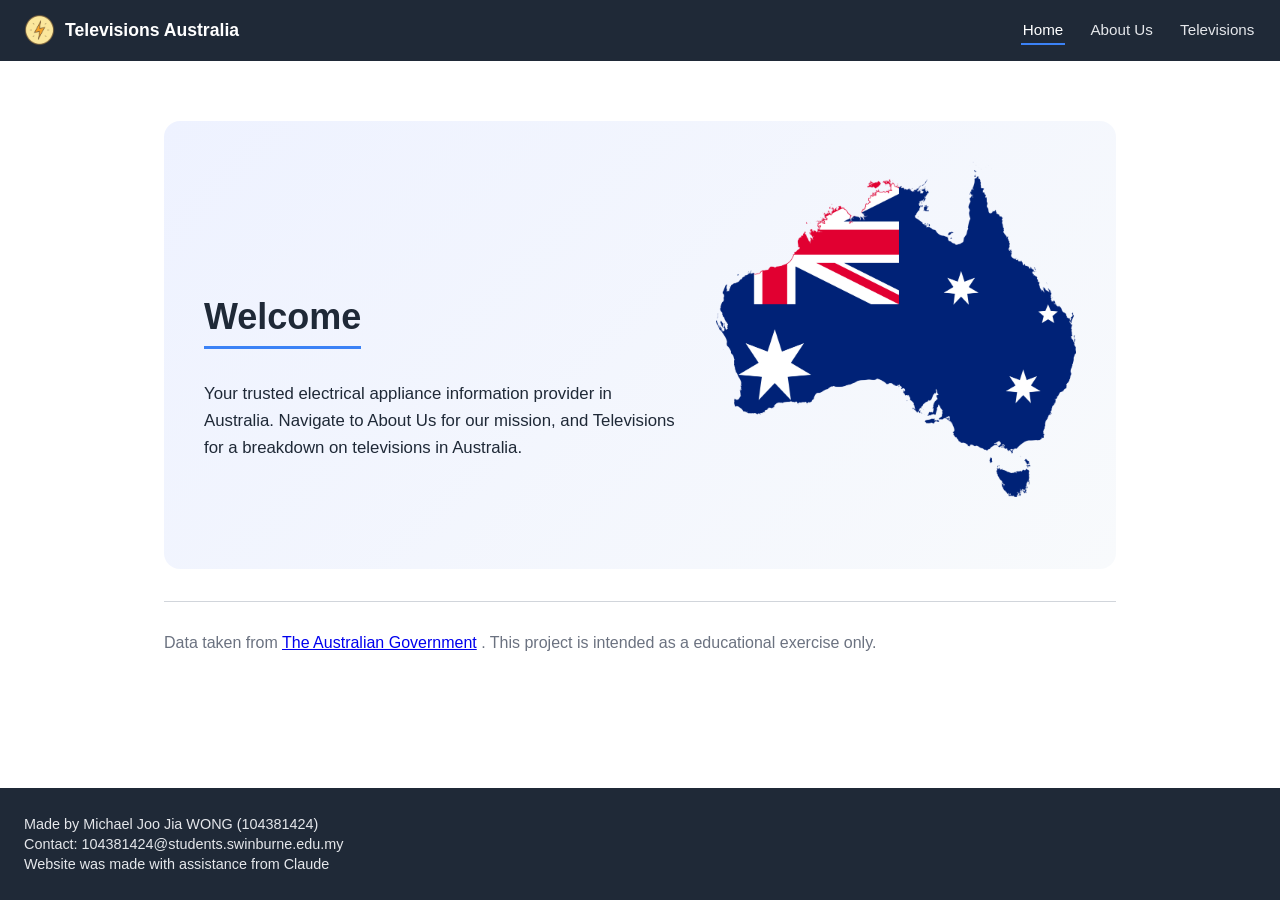
<file: index.html>
<!DOCTYPE html>
<html lang="en">

<head>
  <meta charset="UTF-8" />
  <meta name="viewport" content="width=device-width, initial-scale=1.0" />
  <title>Home</title>
  <link rel="icon" type="image/png" href="images/logo.png" />
  <link rel="stylesheet" href="css/style.css" />


</head>

<body>
  <div id="navbar"></div>

  <main>
    <section class="hero">

      <div class="intro-text">
        <h1>Welcome</h1>
        <svg width="300" height="150"></svg>
        <p>Your trusted electrical appliance information provider in Australia. Navigate to About Us for our mission,
          and Televisions for a breakdown on televisions in Australia.</p>
      </div>
      <div class="intro-graphic">
        <!-- Replace with your Australia graphic, e.g. images/australia.png -->
        <img src="images/australia.png" alt="Graphic of Australia" title="Graphic of Australia" />
      </div>

      <!-- …your existing content… -->
      <!-- NEW: Container for T04-3 chart -->
      <div class="responsive-svg-container"></div>
    </section>

    <hr class="intro-divider" />

    <p class="intro-flavour">Data taken from
      <a
        href=https://data.gov.au/data/dataset/energy-rating-for-household-appliances/resource/93a615e5-935e-4713-a4b0-379e3f6dedc9>The
        Australian Government</a>
      . This project is intended as a educational exercise only.
    </p>
  </main>

  <div id="footer"></div>

  <script src="js/nav.js"></script>
  <script src="js/footer.js"></script>
  <!-- D3 library -->
  <script src="https://d3js.org/d3.v7.min.js"></script>
  <!-- Old js files (disable while doing T04-4) -->
  <!-- <script src="js/energy-d3.js"></script> -->
  <!-- <script src="js/t04-3-bars.js"></script> -->
  <!-- NEW: T04-4 loader -->
  <script src="js/t04-4-load.js"></script>
  <!-- <script src="js/t04-5-bars.js"></script>   -->
  <!-- <script src="js/t04-6-scaled.js"></script>  -->
  <script src="js/t04-7-bars.js"></script>  
  
</body>

</html>
</file>
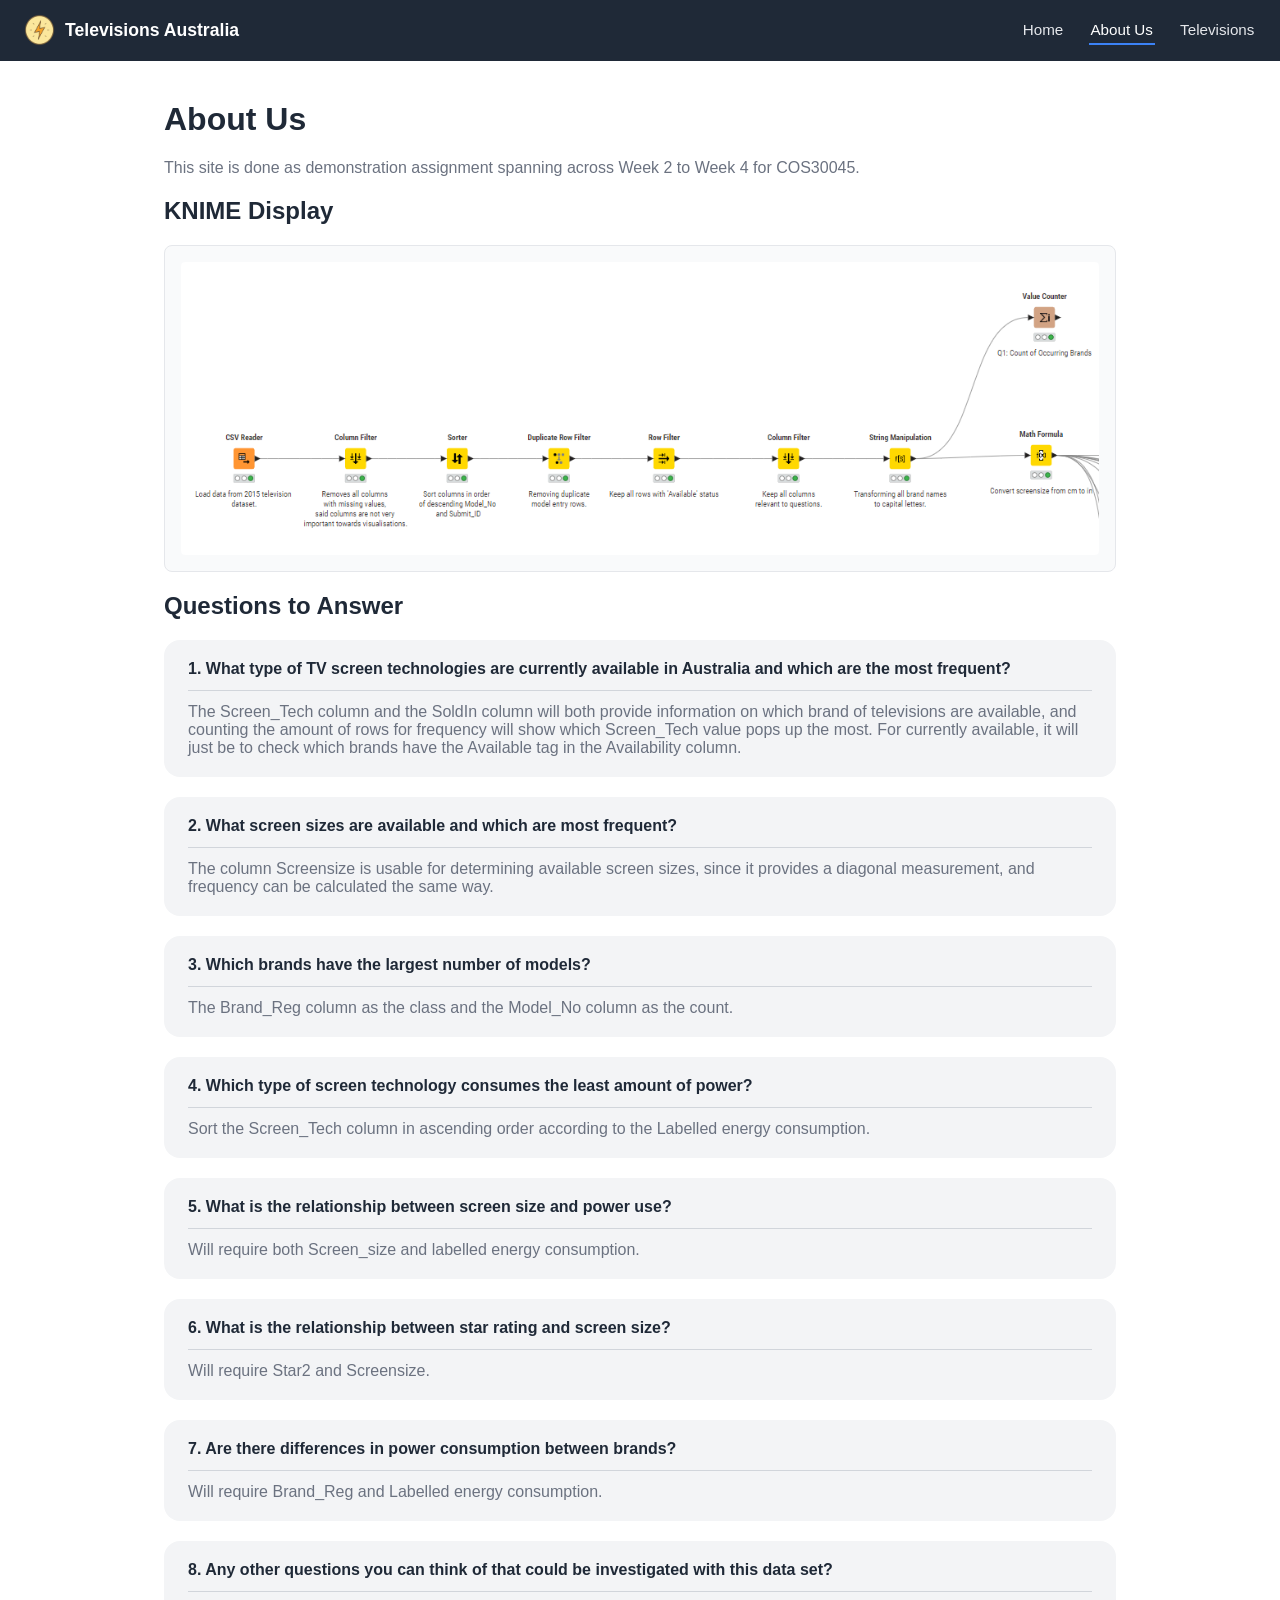
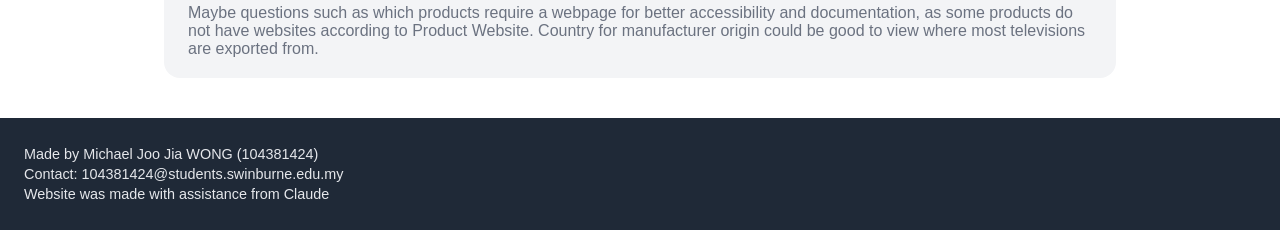
<file: about.html>
<!DOCTYPE html>
<html lang="en">
<head>
  <meta charset="UTF-8" />
  <meta name="viewport" content="width=device-width, initial-scale=1.0" />
  <title>About Us</title>
  <link rel="icon" type="image/png" href="images/logo.png" />
  <link rel="stylesheet" href="css/style.css" />
</head>
<body>
  <div id="navbar"></div>

  <main>
    <h1>About Us</h1>
    <p class="muted">This site is done as demonstration assignment spanning across Week 2 to Week 4 for COS30045.</p>

    <h2>KNIME Display</h2>

    <div class="img-frame">
      <img src="images/knime-workflow.png" alt="Knime Workflow for Data Preparation" title="Data Preparation Knime Workflow">
    </div>

    <h2>Questions to Answer</h2>

    <div class="bubble-grid">
      <div class="bubble">
        <h3>1. What type of TV screen technologies are currently available in Australia and which are the most frequent?</h3>
        <p>The Screen_Tech column and the SoldIn column will both provide information on which brand of televisions are available, and counting the amount of rows for frequency will show which Screen_Tech value pops up the most. For currently available, it will just be to check which brands have the Available tag in the Availability column.</p>
      </div>

      <div class="bubble">
        <h3>2. What screen sizes are available and which are most frequent?</h3>
        <p>The column Screensize is usable for determining available screen sizes, since it provides a diagonal measurement, and frequency can be calculated the same way.</p>
      </div>

      <div class="bubble">
        <h3>3. Which brands have the largest number of models?</h3>
        <p>The Brand_Reg column as the class and the Model_No column as the count.</p>
      </div>

      <div class="bubble">
        <h3>4. Which type of screen technology consumes the least amount of power?</h3>
        <p>Sort the Screen_Tech column in ascending order according to the Labelled energy consumption.</p>
      </div>

      <div class="bubble">
        <h3>5. What is the relationship between screen size and power use?</h3>
        <p>Will require both Screen_size and labelled energy consumption.</p>
      </div>

      <div class="bubble">
        <h3>6. What is the relationship between star rating and screen size?</h3>
        <p>Will require Star2 and Screensize.</p>
      </div>

      <div class="bubble">
        <h3>7. Are there differences in power consumption between brands?</h3>
        <p>Will require Brand_Reg and Labelled energy consumption.</p>
      </div>

      <div class="bubble">
        <h3>8. Any other questions you can think of that could be investigated with this data set?</h3>
        <p>Maybe questions such as which products require a webpage for better accessibility and documentation, as some products do not have websites according to Product Website. Country for manufacturer origin could be good to view where most televisions are exported from.</p>
      </div>
    </div>
  </main>

  <div id="footer"></div>

  <script src="js/nav.js"></script>
  <script src="js/footer.js"></script>
</body>
</html>
</file>
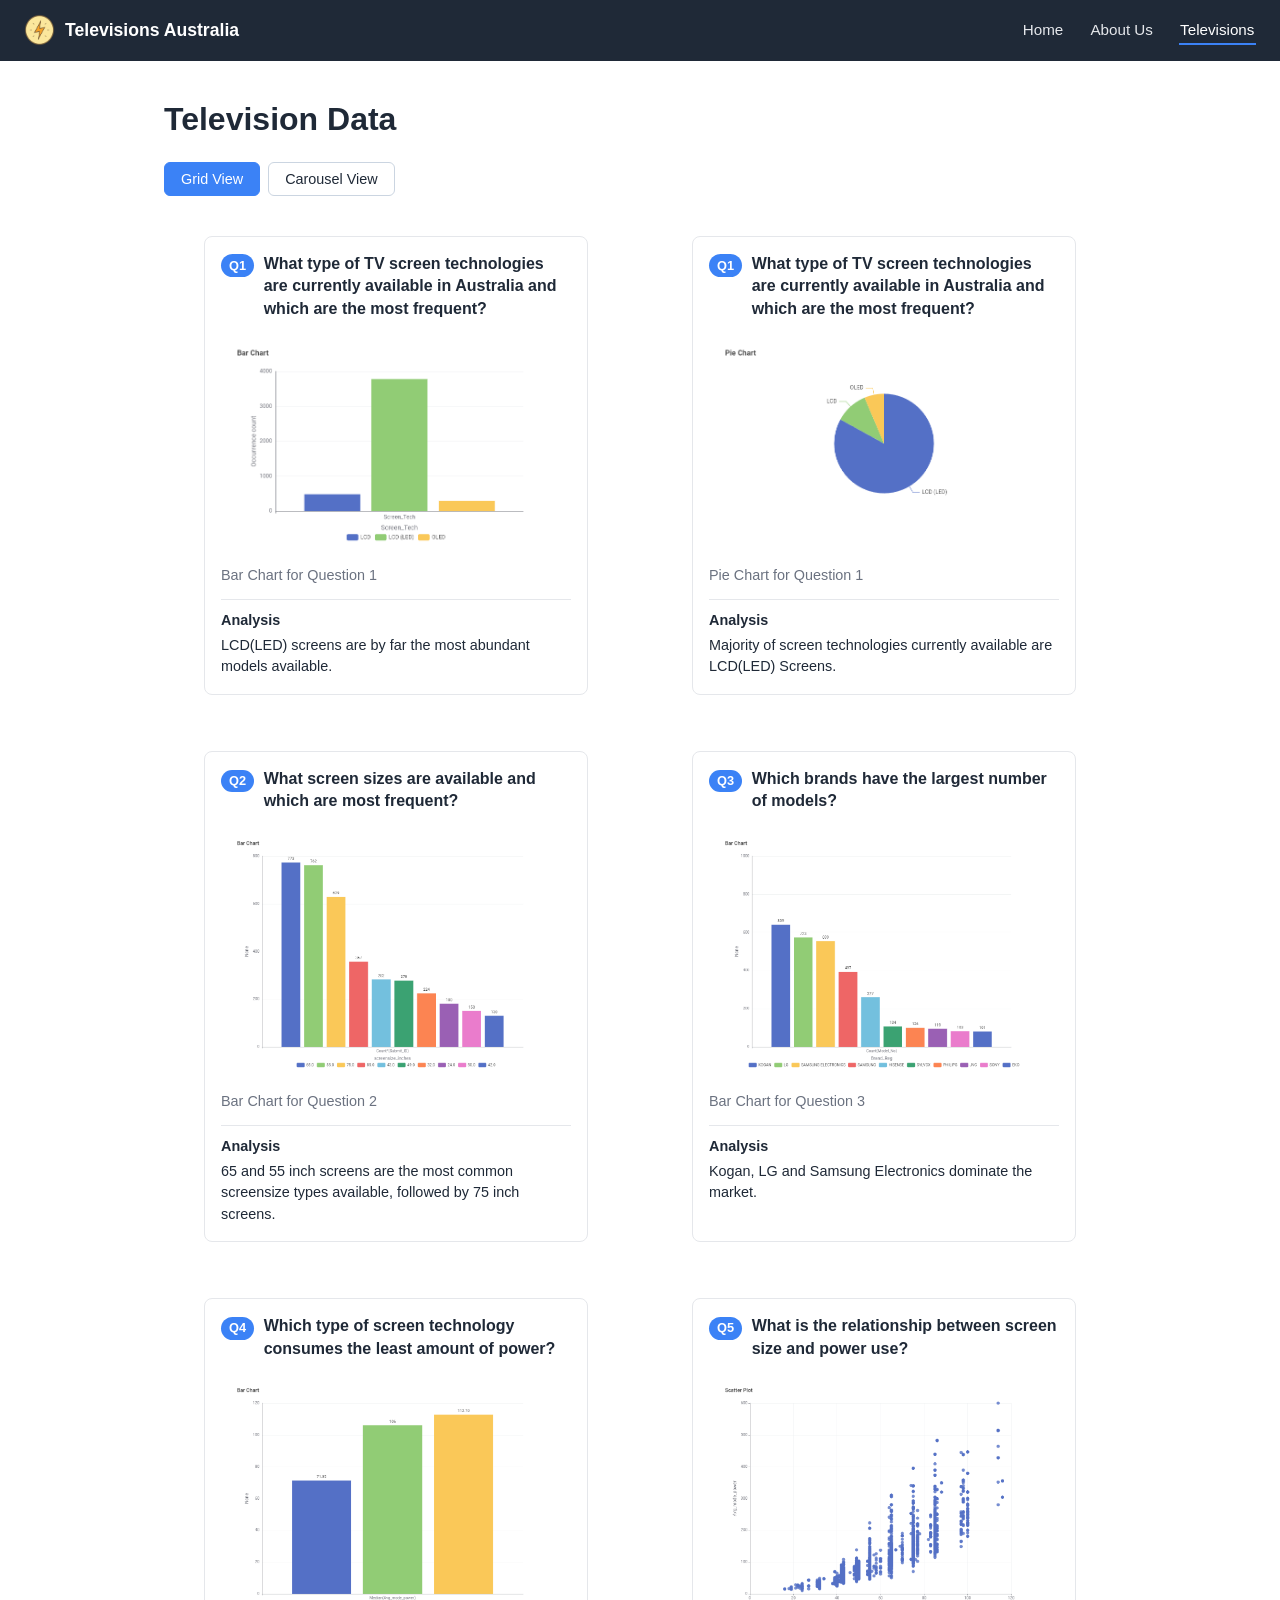
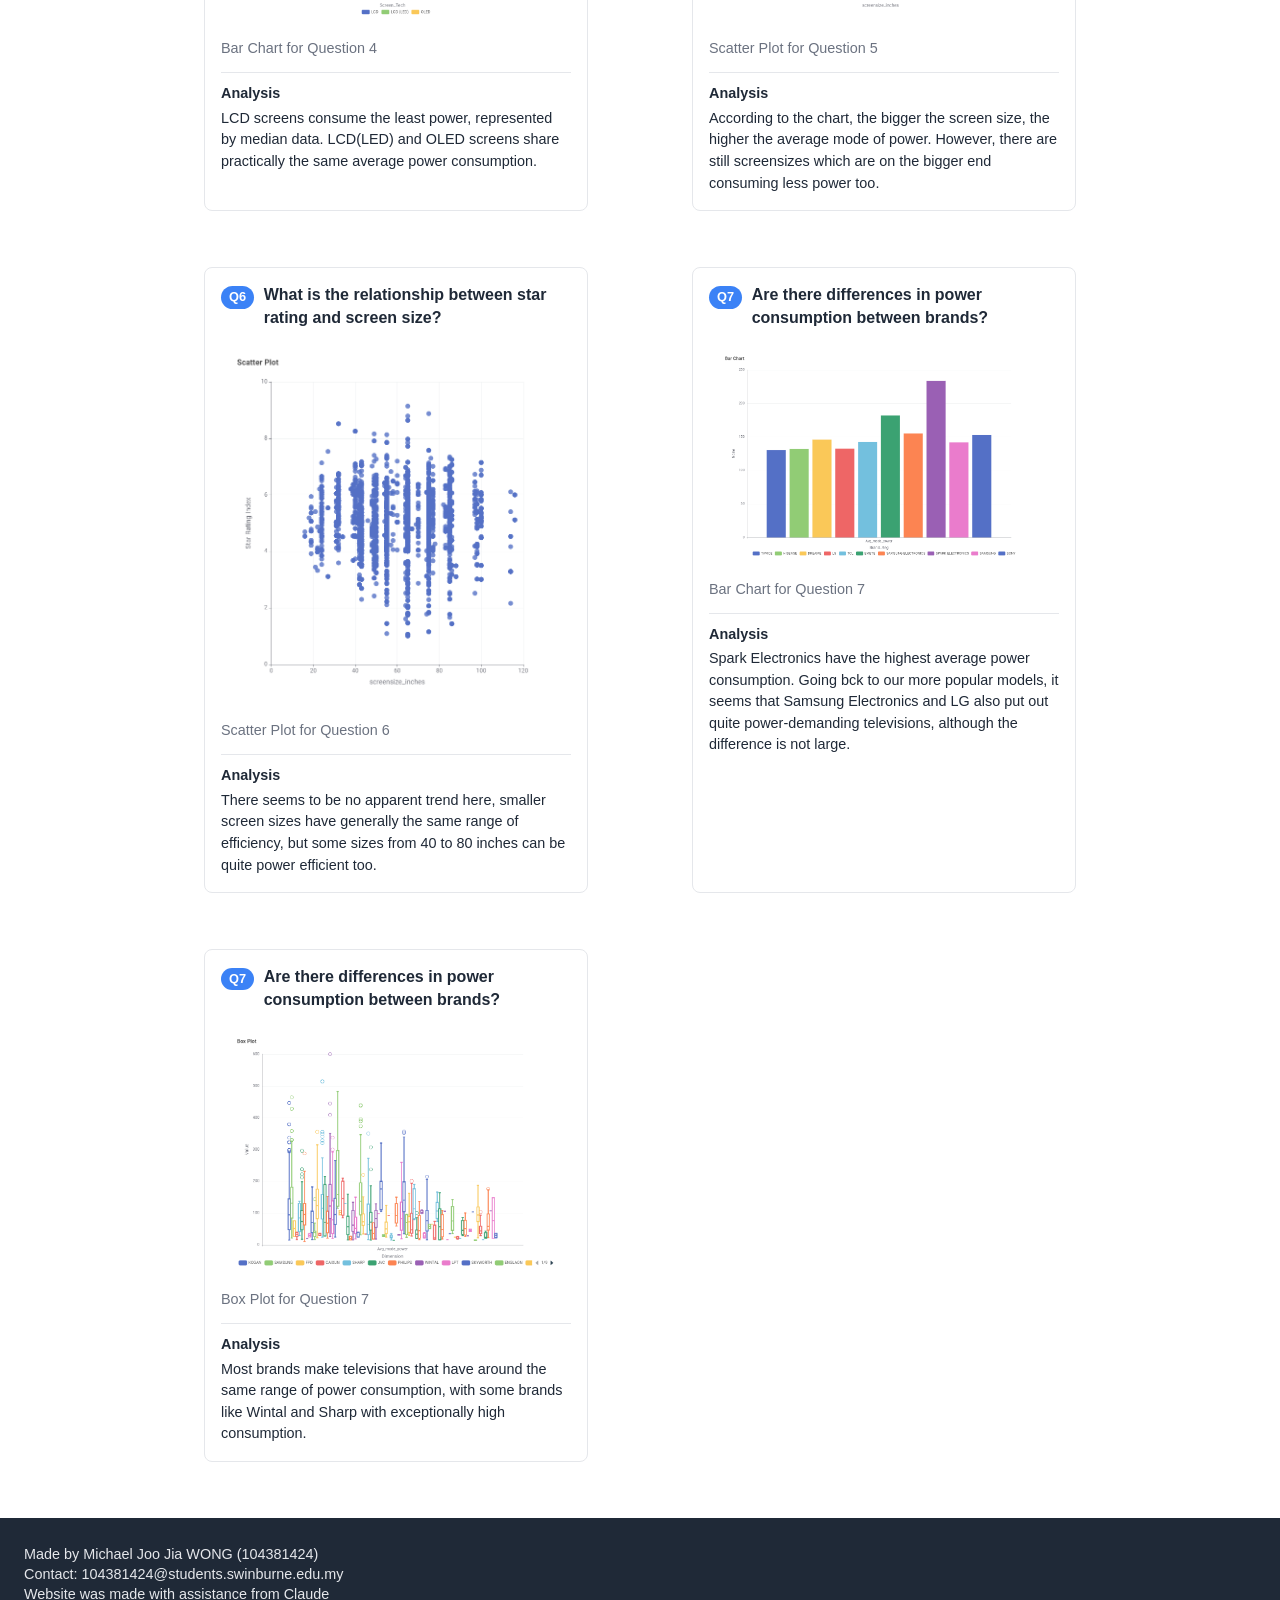
<file: televisions.html>
<!DOCTYPE html>
<html lang="en">
<head>
  <meta charset="UTF-8" />
  <meta name="viewport" content="width=device-width, initial-scale=1.0" />
  <title>Televisions</title>
  <link rel="icon" type="image/png" href="images/logo.png" />
  <link rel="stylesheet" href="css/style.css" />
</head>
<body>
  <div id="navbar"></div>

  <main>
    <h1>Television Data</h1>
    

    <!-- Buttons that switch between the grid and carousel views (see js/gallery.js) -->
    <div class="view-toggle">
      <button id="grid-view-btn" class="active">Grid View</button>
      <button id="carousel-view-btn">Carousel View</button>
    </div>

    <!-- Single container: gallery.js clears and rebuilds this with either the
         grid markup or the carousel markup, so only one view exists at a time. -->
    <div id="view-container"></div>
  </main>

  <div id="footer"></div>

  <script src="js/nav.js"></script>
  <script src="js/footer.js"></script>
  <script src="js/gallery.js"></script>
</body>
</html>
</file>
<file: css/style.css>
:root {
  --nav-bg: #1f2937;
  --nav-text: #e5e7eb;
  --nav-text-active: #ffffff;
  --nav-accent: #3b82f6;
  --bg: #ffffff;
  --text: #1f2937;
  --muted: #6b7280;
}

* {
  box-sizing: border-box;
}

body {
  margin: 0;
  font-family: "Segoe UI", Arial, sans-serif;
  background: var(--bg);
  color: var(--text);
  min-height: 100vh;
  display: flex;
  flex-direction: column;
}

/* Lets main grow so the footer stays at the bottom on short pages */
main {
  flex: 1;
}

.site-footer {
  background: var(--nav-bg);
  color: var(--nav-text);
  text-align: left;
  padding: 1.5rem;
  font-size: 0.9rem;
}

.site-footer p {
  margin: 0.25rem 0;
}

.navbar .brand {
  display: flex;
  align-items: center;
  gap: 0.6rem;
}

.brand-logo {
  height: 2rem;
  width: auto;
}

.navbar {
  display: flex;
  align-items: center;
  gap: 1.5rem;
  background: var(--nav-bg);
  padding: 0.9rem 1.5rem;
}

.navbar .brand {
  color: var(--nav-text-active);
  font-weight: 700;
  font-size: 1.1rem;
  margin-right: auto;
  text-decoration: none;
}

.navbar a.nav-link {
  color: var(--nav-text);
  text-decoration: none;
  font-size: 0.95rem;
  padding: 0.35rem 0.1rem;
  border-bottom: 2px solid transparent;
  transition: color 0.15s ease, border-color 0.15s ease;
}

.navbar a.nav-link:hover {
  color: var(--nav-text-active);
}

.navbar a.nav-link.active {
  color: var(--nav-text-active);
  border-bottom-color: var(--nav-accent);
}

main {
  max-width: 1000px;
  margin: 0 auto;
  padding: 2.5rem 1.5rem;
}

h1 {
  margin-top: 0;
}

.muted {
  color: var(--muted);
}

.hero {
  display: flex;
  flex-wrap: wrap;
  align-items: center;
  gap: 2rem;
  margin-top: 1.25rem;
  padding: 2.5rem;
  border-radius: 16px;
  background: linear-gradient(135deg, #eef2ff, #f8fafc);
}

.hero .intro-text {
  flex: 1 1 320px;
}

.hero h1 {
  font-size: 2.25rem;
  display: inline-block;
  padding-bottom: 0.5rem;
  border-bottom: 3px solid var(--nav-accent);
  margin-bottom: 1rem;
}

.hero .intro-text p {
  font-size: 1.05rem;
  line-height: 1.6;
}

.intro-graphic {
  flex: 1 1 280px;
  max-width: 360px;
}

.intro-graphic img {
  width: 100%;
  height: auto;
  display: block;
  border-radius: 8px;
}

.intro-divider {
  border: none;
  border-top: 1px solid #d1d5db;
  margin: 2rem 0;
}

.intro-flavour {
  color: var(--muted);
}

.bubble-grid {
  display: flex;
  flex-direction: column;
  gap: 1.25rem;
  margin-top: 1.25rem;
}

.bubble {
  background: #f3f4f6;
  border-radius: 16px;
  padding: 1.25rem 1.5rem;
}

.bubble h3 {
  margin: 0 0 0.75rem;
  padding-bottom: 0.75rem;
  border-bottom: 1px solid #d1d5db;
  font-size: 1rem;
}

.bubble p {
  margin: 0;
  color: var(--muted);
}

.chart-grid {
  display: grid;
  grid-template-columns: repeat(auto-fit, minmax(320px, 1fr));
  gap: 1.5rem;
  margin-top: 1.5rem;
}

.chart-card {
  border: 1px solid #e5e7eb;
  border-radius: 8px;
  padding: 1rem;
}

.chart-card img {
  width: 100%;
  height: auto;
  border-radius: 4px;
  display: block;
  padding: 1em;
}

.chart-card figcaption {
  margin-top: 0.5rem;
  font-size: 0.9rem;
  color: var(--muted);
}

/* Chart heading: "Q1" badge beside the question text */
.chart-question {
  display: flex;
  align-items: flex-start;
  gap: 0.6rem;
  margin: 0 0 0.5rem;
  font-size: 1rem;
  line-height: 1.4;
  text-align: left;
}

.q-num {
  flex: none;
  background: var(--nav-accent);
  color: #fff;
  font-size: 0.8rem;
  font-weight: 700;
  padding: 0.15rem 0.5rem;
  border-radius: 999px;
  margin-top: 0.1rem;
}

/* Analysis section below each chart */
.analysis {
  margin-top: 1rem;
  padding-top: 0.75rem;
  border-top: 1px solid #e5e7eb;
  text-align: left;
}

.analysis h4 {
  margin: 0 0 0.4rem;
  font-size: 0.9rem;
}

.analysis p {
  margin: 0;
  font-size: 0.9rem;
  line-height: 1.5;
  white-space: pre-line; /* line breaks (\n) in your analysis text are kept */
}

/* In the carousel, keep the heading and analysis at a readable width */
.carousel .chart-question,
.carousel .analysis {
  max-width: 720px;
  margin-left: auto;
  margin-right: auto;
}

.placeholder {
  border: 1px dashed #cbd5e1;
  border-radius: 8px;
  padding: 3rem 1rem;
  text-align: center;
  color: var(--muted);
}

/* Reusable image frame: wrap any <img> in a div with this class and it will
   always be centered, scaled to fit, and bordered - no matter the image's
   real width/height. Use it anywhere you drop in a picture. */
.img-frame {
  border: 1px solid #e5e7eb;
  border-radius: 8px;
  background: #f9fafb;
  padding: 1rem;
  max-height: 480px;
  display: flex;
  align-items: center;
  justify-content: center;
  overflow: hidden;
}

.img-frame img {
  max-width: 100%;
  max-height: 100%;
  width: auto;
  height: auto;
  object-fit: contain;
  border-radius: 4px;
  display: block;
}

/* Grid/Carousel toggle buttons */
.view-toggle {
  display: flex;
  gap: 0.5rem;
  margin-top: 1.5rem;
}

.view-toggle button {
  border: 1px solid #cbd5e1;
  background: #fff;
  color: var(--text);
  padding: 0.5rem 1rem;
  border-radius: 6px;
  cursor: pointer;
  font-size: 0.9rem;
}

.view-toggle button.active {
  background: var(--nav-accent);
  border-color: var(--nav-accent);
  color: #fff;
}

/* Carousel view: title on top, image centered, caption/counter below */
.carousel {
  margin-top: 1.5rem;
  text-align: center;
}

.carousel img {
  padding: 1.5em
}


.carousel-main {
  display: flex;
  align-items: center;
  justify-content: center;
  gap: 1rem;
  margin-top: 0.5rem;
}

.carousel-main img {
  max-width: 100%;
  max-height: 480px;
  border-radius: 8px;
  border: 1px solid #e5e7eb;
}

.carousel-main button {
  flex: none;
  border: 1px solid #cbd5e1;
  background: #fff;
  color: var(--text);
  width: 2.5rem;
  height: 2.5rem;
  border-radius: 50%;
  cursor: pointer;
  font-size: 1.1rem;
}

.carousel-main button:hover {
  background: #f3f4f6;
}

.carousel>p:first-of-type {
  margin-top: 0.75rem;
  color: var(--muted);
}

.responsive-svg-container {
margin: 0 auto; /* center */
width: 100%; /* fill parent width */
max-width: 1200px; /* cap max width */
}
</file>
